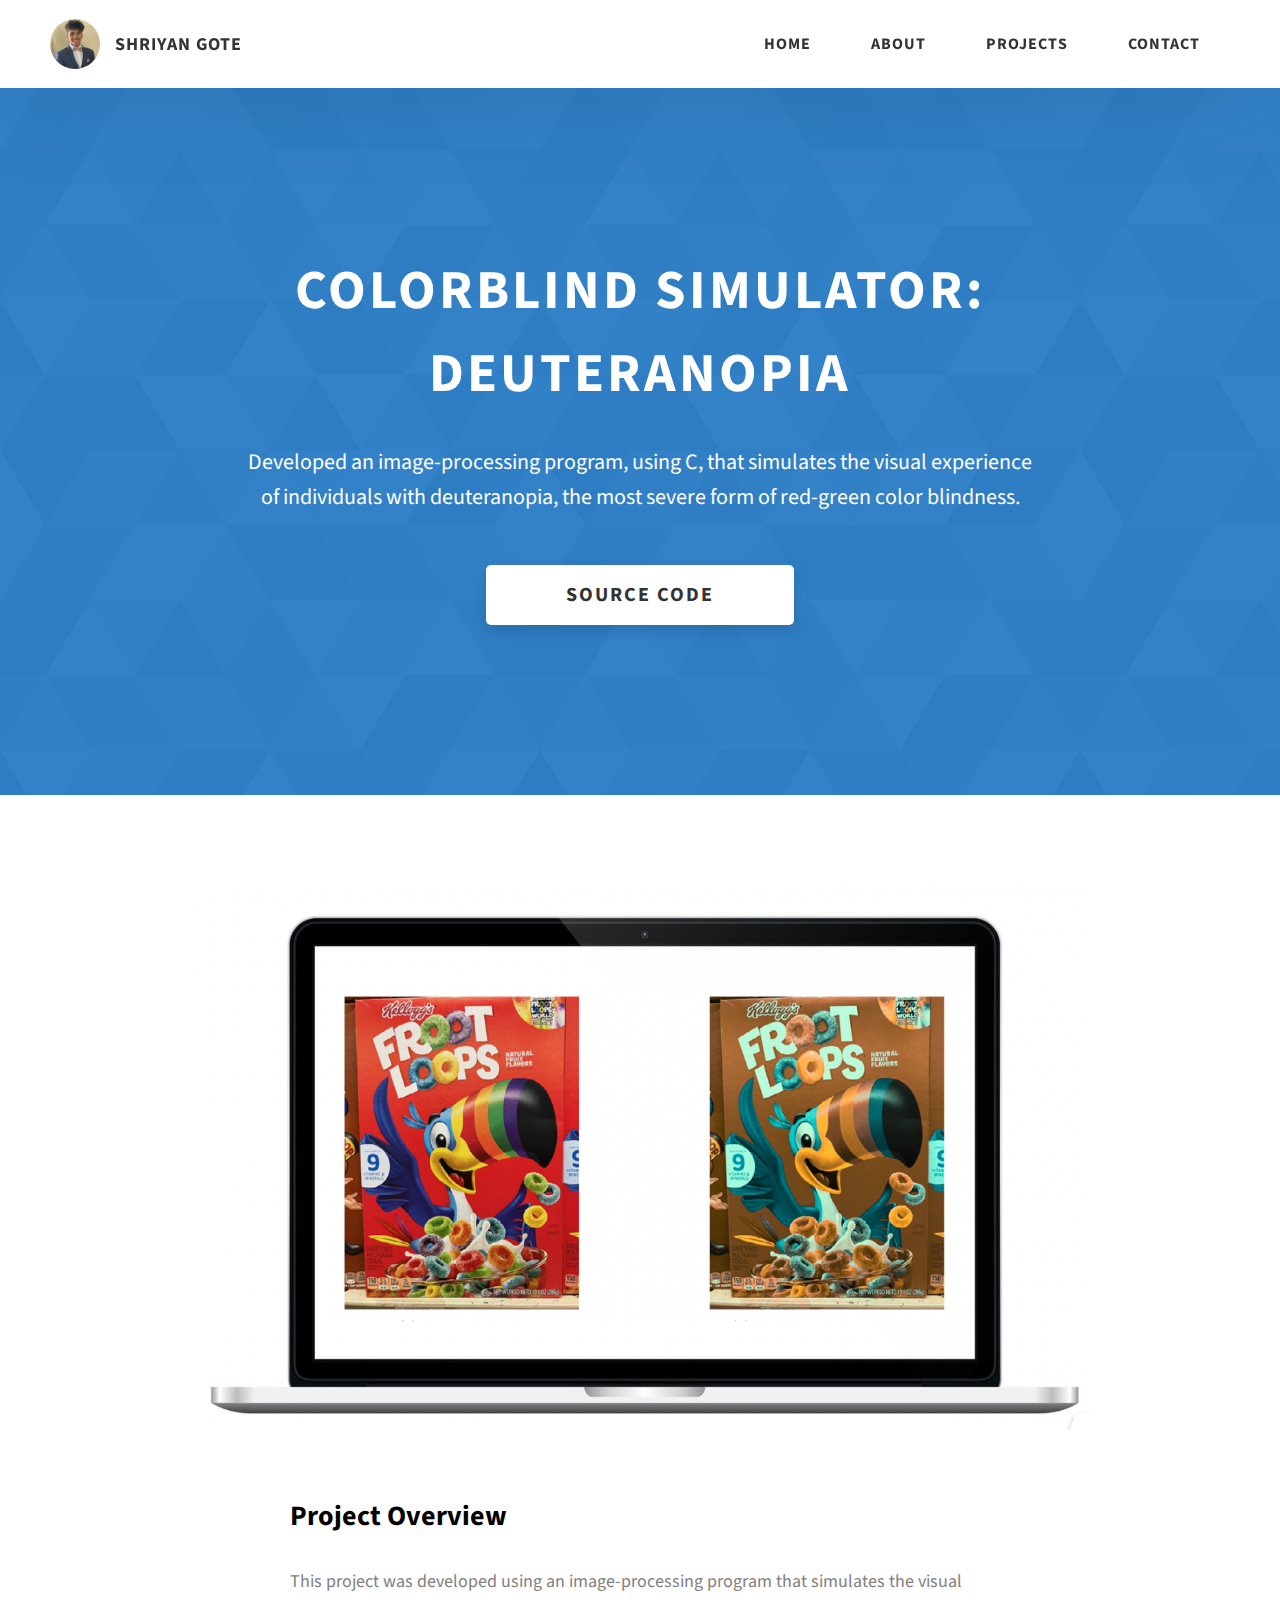
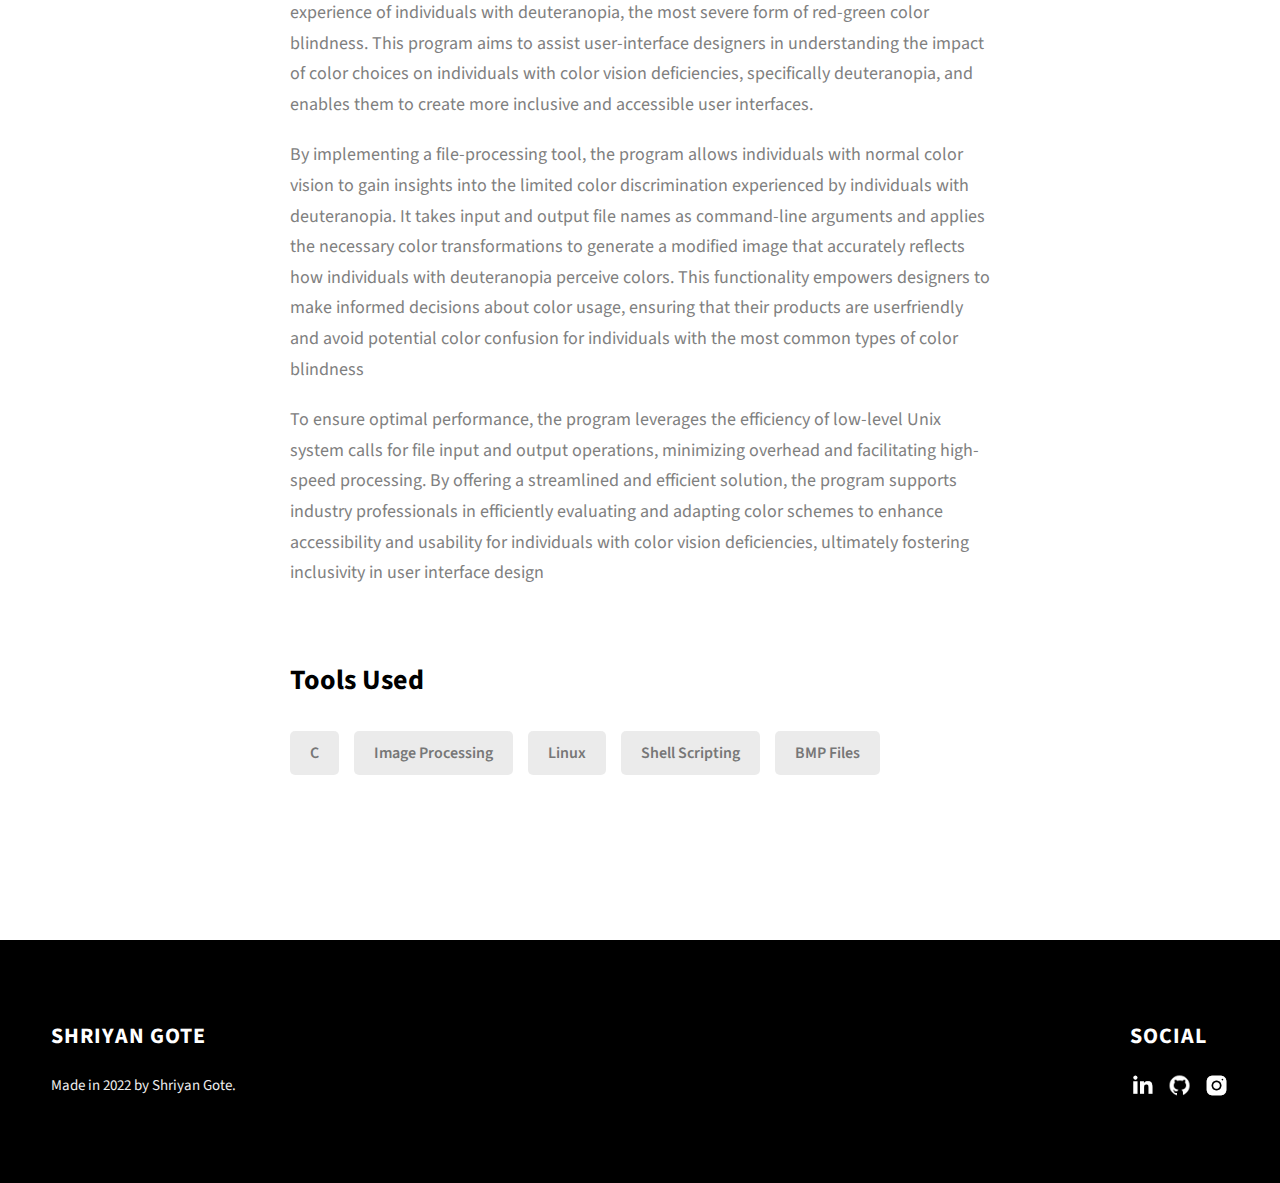
<file: project-2.html>
<!DOCTYPE html>
<html lang="en">
  <head>
    <meta charset="UTF-8" />
    <meta name="viewport" content="width=device-width, initial-scale=1.0" />
    <meta http-equiv="X-UA-Compatible" content="ie=edge" />
    <title>Case Study of Project 2</title>
    <meta name="description" content="Case study page of Project" />

    <link rel="stylesheet" href="css/style.css" />

    <link rel="preconnect" href="https://fonts.googleapis.com" />
    <link rel="preconnect" href="https://fonts.gstatic.com" crossorigin />
    <link
      href="https://fonts.googleapis.com/css2?family=Source+Sans+Pro:wght@400;600;700;900&display=swap"
      rel="stylesheet"
    />
  </head>
  <body>
    <header class="header">
      <div class="header__content">
        <div class="header__logo-container">
          <div class="header__logo-img-cont">
            <img
              src="ShriyanGoteHeadshot.jpeg"
              alt="Ram Maheshwari Logo Image"
              class="header__logo-img"
            />
          </div>
          <span class="header__logo-sub">Shriyan Gote</span>
        </div>
        <div class="header__main">
          <ul class="header__links">
            <li class="header__link-wrapper">
              <a href="./index.html" class="header__link"> Home </a>
            </li>
            <li class="header__link-wrapper">
              <a href="./index.html#about" class="header__link">About </a>
            </li>
            <li class="header__link-wrapper">
              <a href="./index.html#projects" class="header__link">
                Projects
              </a>
            </li>
            <li class="header__link-wrapper">
              <a href="./index.html#contact" class="header__link"> Contact </a>
            </li>
          </ul>
          <div class="header__main-ham-menu-cont">
            <img
              src="./assets/svg/ham-menu.svg"
              alt="hamburger menu"
              class="header__main-ham-menu"
            />
            <img
              src="./assets/svg/ham-menu-close.svg"
              alt="hamburger menu close"
              class="header__main-ham-menu-close d-none"
            />
          </div>
        </div>
      </div>
      <div class="header__sm-menu">
        <div class="header__sm-menu-content">
          <ul class="header__sm-menu-links">
            <li class="header__sm-menu-link">
              <a href="./index.html"> Home </a>
            </li>

            <li class="header__sm-menu-link">
              <a href="./index.html#about"> About </a>
            </li>

            <li class="header__sm-menu-link">
              <a href="./index.html#projects"> Projects </a>
            </li>

            <li class="header__sm-menu-link">
              <a href="./index.html#contact"> Contact </a>
            </li>
          </ul>
        </div>
      </div>
    </header>
    <section class="project-cs-hero">
      <div class="project-cs-hero__content">
        <h1 class="heading-primary">Colorblind Simulator: Deuteranopia</h1>
        <div class="project-cs-hero__info">
          <p class="text-primary">
            Developed an image-processing program, using C, that simulates the visual experience 
            of individuals with deuteranopia, the most severe form of red-green color blindness.
          </p>
        </div>
        <div class="project-cs-hero__cta">
          <a href="https://github.com/ShriyanGote/Colorblind-Simu" class="btn btn--bg" target="_blank">Source Code</a>
        </div>
      </div>
    </section>
    <section class="project-details">
      <div class="main-container">
        <div class="project-details__content">
          <div class="project-details__showcase-img-cont">
            <img
              src="./assets/png/cb.png"
              alt="Project Image"
              class="project-details__showcase-img"
            />
          </div>
          <div class="project-details__content-main">
            <div class="project-details__desc">
              <h3 class="project-details__content-title">Project Overview</h3>
              <p class="project-details__desc-para">
                This project was developed using an image-processing program that simulates the visual 
                experience of individuals with deuteranopia, the most severe form of red-green color blindness.
                This program aims to assist user-interface designers in understanding the impact of color 
                choices on individuals with color vision deficiencies, specifically deuteranopia, and 
                enables them to create more inclusive and accessible user interfaces.


              </p>
              <p class="project-details__desc-para">
                By implementing a file-processing tool, the program allows individuals with normal color vision to gain
insights into the limited color discrimination experienced by individuals with deuteranopia. It takes input and
output file names as command-line arguments and applies the necessary color transformations to generate a
modified image that accurately reflects how individuals with deuteranopia perceive colors. This functionality
empowers designers to make informed decisions about color usage, ensuring that their products are userfriendly and avoid potential color confusion for individuals with the most common types of color blindness


              </p>
            </p>
            <p class="project-details__desc-para">
              To ensure optimal performance, the program leverages the efficiency of low-level Unix system calls for
file input and output operations, minimizing overhead and facilitating high-speed processing. By offering a
streamlined and efficient solution, the program supports industry professionals in efficiently evaluating and
adapting color schemes to enhance accessibility and usability for individuals with color vision deficiencies,
ultimately fostering inclusivity in user interface design






            </p>
            </div>
            <div class="project-details__tools-used">
              <h3 class="project-details__content-title">Tools Used</h3>
              <div class="skills">
                <div class="skills__skill">C</div>
                <div class="skills__skill">Image Processing</div>
                <div class="skills__skill">Linux</div>
                <div class="skills__skill">Shell Scripting</div>
                <div class="skills__skill">BMP Files</div>
              </div>
            </div>
          </div>
        </div>
      </div>
    </section>
    <footer class="main-footer">
      <div class="main-container">
        <div class="main-footer__upper">
          <div class="main-footer__row main-footer__row-1">
            <h2 class="heading heading-sm main-footer__heading-sm">
              <span>Social</span>
            </h2>
            <div class="main-footer__social-cont">
              <a target="_blank" rel="noreferrer" href="https://www.linkedin.com/in/shriyan-gote-8b3a99206/">
                <img
                  class="main-footer__icon"
                  src="./assets/png/linkedin-ico.png"
                  alt="icon"
                />
              </a>
              <a target="_blank" rel="noreferrer" href="https://github.com/ShriyanGote">
                <img
                  class="main-footer__icon"
                  src="./assets/png/github-ico.png"
                  alt="icon"
                />
              </a>
              <a target="_blank" rel="noreferrer" href="https://www.instagram.com/shriyangote/">
                <img
                  class="main-footer__icon main-footer__icon--mr-none"
                  src="./assets/png/insta-ico.png"
                  alt="icon"
                />
              </a>
            </div>
          </div>
          <div class="main-footer__row main-footer__row-2">
            <h4 class="heading heading-sm text-lt">Shriyan Gote</h4>
            <p class="main-footer__short-desc">
              Made in 2022 by Shriyan Gote.
            </p>
          </div>
        </div>
      </div>
    </footer>
    <script src="./index.js"></script>
  </body>
</html>
</file>
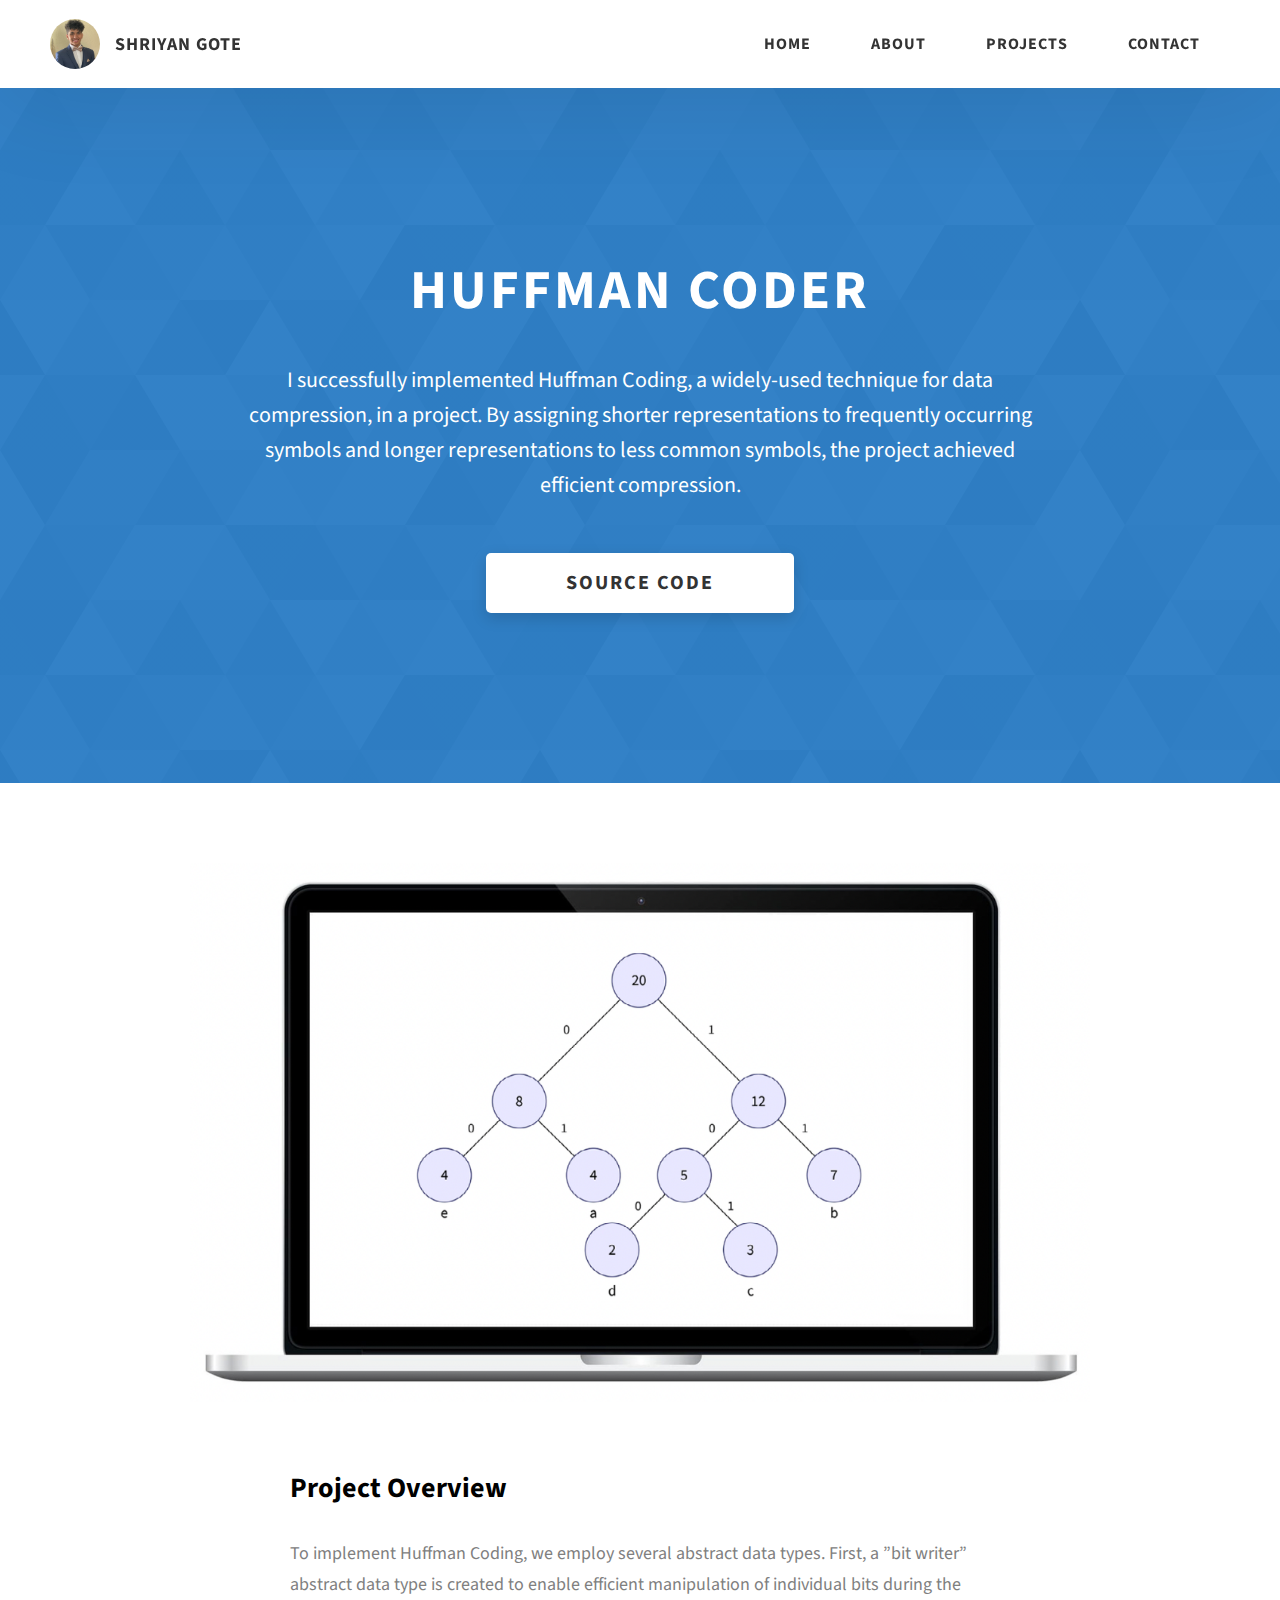
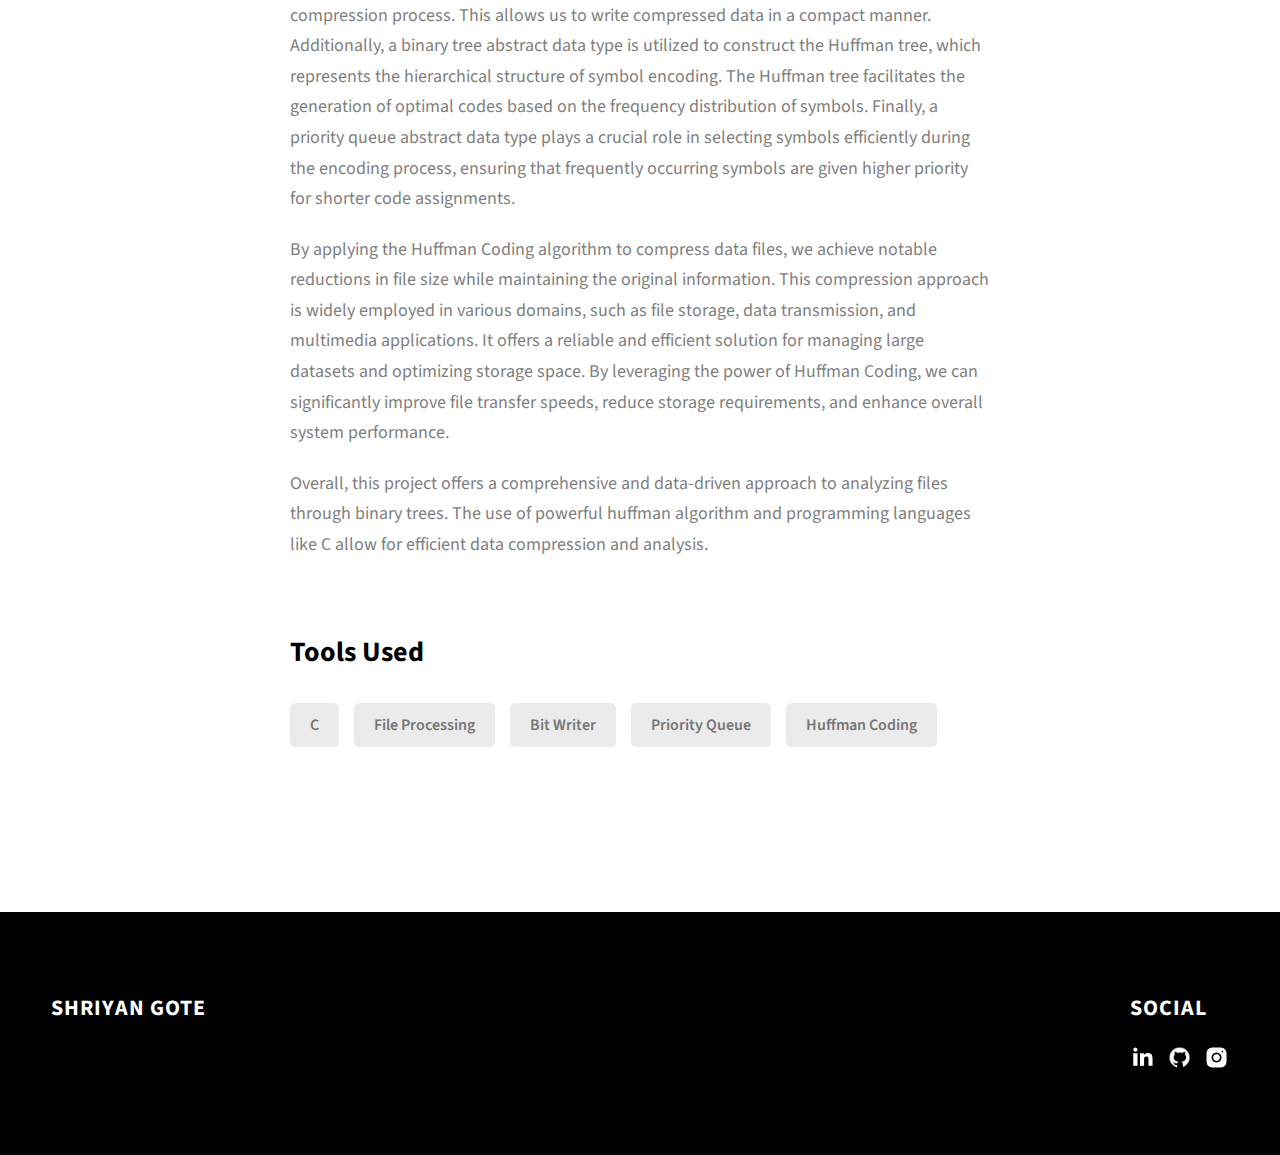
<file: project-3.html>
<!DOCTYPE html>
<html lang="en">
  <head>
    <meta charset="UTF-8" />
    <meta name="viewport" content="width=device-width, initial-scale=1.0" />
    <meta http-equiv="X-UA-Compatible" content="ie=edge" />
    <title>Case Study of Project 2</title>
    <meta name="description" content="Case study page of Project" />

    <link rel="stylesheet" href="css/style.css" />

    <link rel="preconnect" href="https://fonts.googleapis.com" />
    <link rel="preconnect" href="https://fonts.gstatic.com" crossorigin />
    <link
      href="https://fonts.googleapis.com/css2?family=Source+Sans+Pro:wght@400;600;700;900&display=swap"
      rel="stylesheet"
    />
  </head>
  <body>
    <header class="header">
      <div class="header__content">
        <div class="header__logo-container">
          <div class="header__logo-img-cont">
            <img
              src="ShriyanGoteHeadshot.jpeg"
              alt="Ram Maheshwari Logo Image"
              class="header__logo-img"
            />
          </div>
          <span class="header__logo-sub">Shriyan Gote</span>
        </div>
        <div class="header__main">
          <ul class="header__links">
            <li class="header__link-wrapper">
              <a href="./index.html" class="header__link"> Home </a>
            </li>
            <li class="header__link-wrapper">
              <a href="./index.html#about" class="header__link">About </a>
            </li>
            <li class="header__link-wrapper">
              <a href="./index.html#projects" class="header__link">
                Projects
              </a>
            </li>
            <li class="header__link-wrapper">
              <a href="./index.html#contact" class="header__link"> Contact </a>
            </li>
          </ul>
          <div class="header__main-ham-menu-cont">
            <img
              src="./assets/svg/ham-menu.svg"
              alt="hamburger menu"
              class="header__main-ham-menu"
            />
            <img
              src="./assets/svg/ham-menu-close.svg"
              alt="hamburger menu close"
              class="header__main-ham-menu-close d-none"
            />
          </div>
        </div>
      </div>
      <div class="header__sm-menu">
        <div class="header__sm-menu-content">
          <ul class="header__sm-menu-links">
            <li class="header__sm-menu-link">
              <a href="./index.html"> Home </a>
            </li>

            <li class="header__sm-menu-link">
              <a href="./index.html#about"> About </a>
            </li>

            <li class="header__sm-menu-link">
              <a href="./index.html#projects"> Projects </a>
            </li>

            <li class="header__sm-menu-link">
              <a href="./index.html#contact"> Contact </a>
            </li>
          </ul>
        </div>
      </div>
    </header>
    <section class="project-cs-hero">
      <div class="project-cs-hero__content">
        <h1 class="heading-primary">Huffman Coder</h1>
        <div class="project-cs-hero__info">
          <p class="text-primary">
            I successfully implemented Huffman Coding, a widely-used technique for data compression, 
                in a project. By assigning shorter representations to frequently occurring symbols 
                and longer representations to less common symbols, the project achieved efficient 
                compression.
          </p>
        </div>
        <div class="project-cs-hero__cta">
          <a href="https://github.com/ShriyanGote/HuffmanCoder" class="btn btn--bg" target="_blank">Source Code</a>
        </div>
      </div>
    </section>
    <section class="project-details">
      <div class="main-container">
        <div class="project-details__content">
          <div class="project-details__showcase-img-cont">
            <img
              src="./assets/png/huffman.png"
              alt="Project Image"
              class="project-details__showcase-img"
            />
          </div>
          <div class="project-details__content-main">
            <div class="project-details__desc">
              <h3 class="project-details__content-title">Project Overview</h3>
              <p class="project-details__desc-para">
                To implement Huffman Coding, we employ several abstract data types. First, a ”bit writer” abstract data
type is created to enable efficient manipulation of individual bits during the compression process. This allows
us to write compressed data in a compact manner. Additionally, a binary tree abstract data type is utilized
to construct the Huffman tree, which represents the hierarchical structure of symbol encoding. The Huffman
tree facilitates the generation of optimal codes based on the frequency distribution of symbols. Finally, a
priority queue abstract data type plays a crucial role in selecting symbols efficiently during the encoding
process, ensuring that frequently occurring symbols are given higher priority for shorter code assignments.


              </p>
              <p class="project-details__desc-para">
                By applying the Huffman Coding algorithm to compress data files, we achieve notable reductions in file
size while maintaining the original information. This compression approach is widely employed in various
domains, such as file storage, data transmission, and multimedia applications. It offers a reliable and efficient
solution for managing large datasets and optimizing storage space. By leveraging the power of Huffman
Coding, we can significantly improve file transfer speeds, reduce storage requirements, and enhance overall
system performance.


              </p>
            </p>
            <p class="project-details__desc-para">
              Overall, this project offers a comprehensive and data-driven approach to analyzing files through binary  
              trees. The use of powerful huffman algorithm and programming 
              languages like C allow for efficient data compression and analysis.





            </p>
            </div>
            <div class="project-details__tools-used">
              <h3 class="project-details__content-title">Tools Used</h3>
              <div class="skills">
                <div class="skills__skill">C</div>
                <div class="skills__skill">File Processing</div>
                <div class="skills__skill">Bit Writer</div>
                <div class="skills__skill">Priority Queue</div>
                <div class="skills__skill">Huffman Coding</div>
              </div>
            </div>
            
          </div>
        </div>
      </div>
    </section>
    <footer class="main-footer">
      <div class="main-container">
        <div class="main-footer__upper">
          <div class="main-footer__row main-footer__row-1">
            <h2 class="heading heading-sm main-footer__heading-sm">
              <span>Social</span>
            </h2>
            <div class="main-footer__social-cont">
              <a target="_blank" rel="noreferrer" href="https://www.linkedin.com/in/shriyan-gote-8b3a99206/">
                <img
                  class="main-footer__icon"
                  src="./assets/png/linkedin-ico.png"
                  alt="icon"
                />
              </a>
              <a target="_blank" rel="noreferrer" href="https://github.com/ShriyanGote">
                <img
                  class="main-footer__icon"
                  src="./assets/png/github-ico.png"
                  alt="icon"
                />
              </a>
              <a target="_blank" rel="noreferrer" href="https://www.instagram.com/shriyangote/">
                <img
                  class="main-footer__icon main-footer__icon--mr-none"
                  src="./assets/png/insta-ico.png"
                  alt="icon"
                />
              </a>
            </div>
          </div>
          <div class="main-footer__row main-footer__row-2">
            <h4 class="heading heading-sm text-lt">Shriyan Gote</h4>
          </div>
        </div>
      </div>
    </footer>
    <script src="./index.js"></script>
  </body>
</html>
</file>
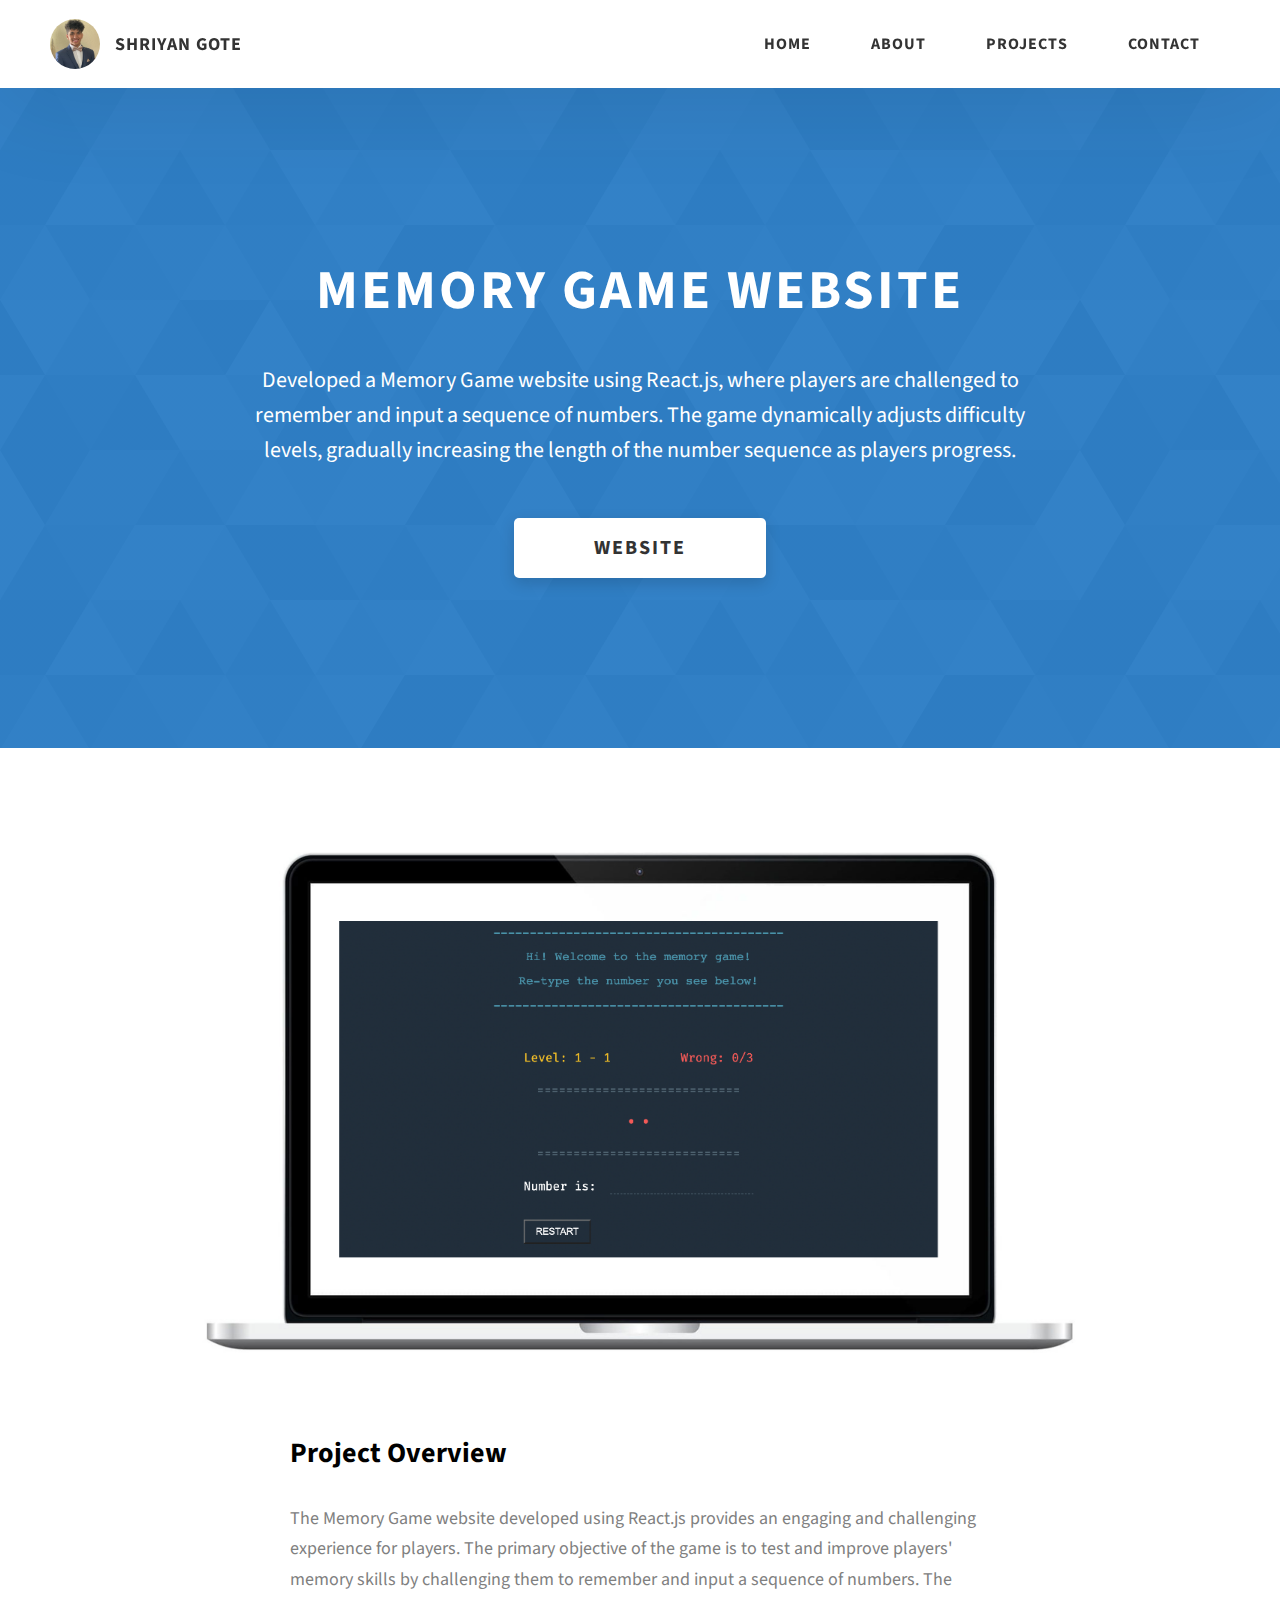
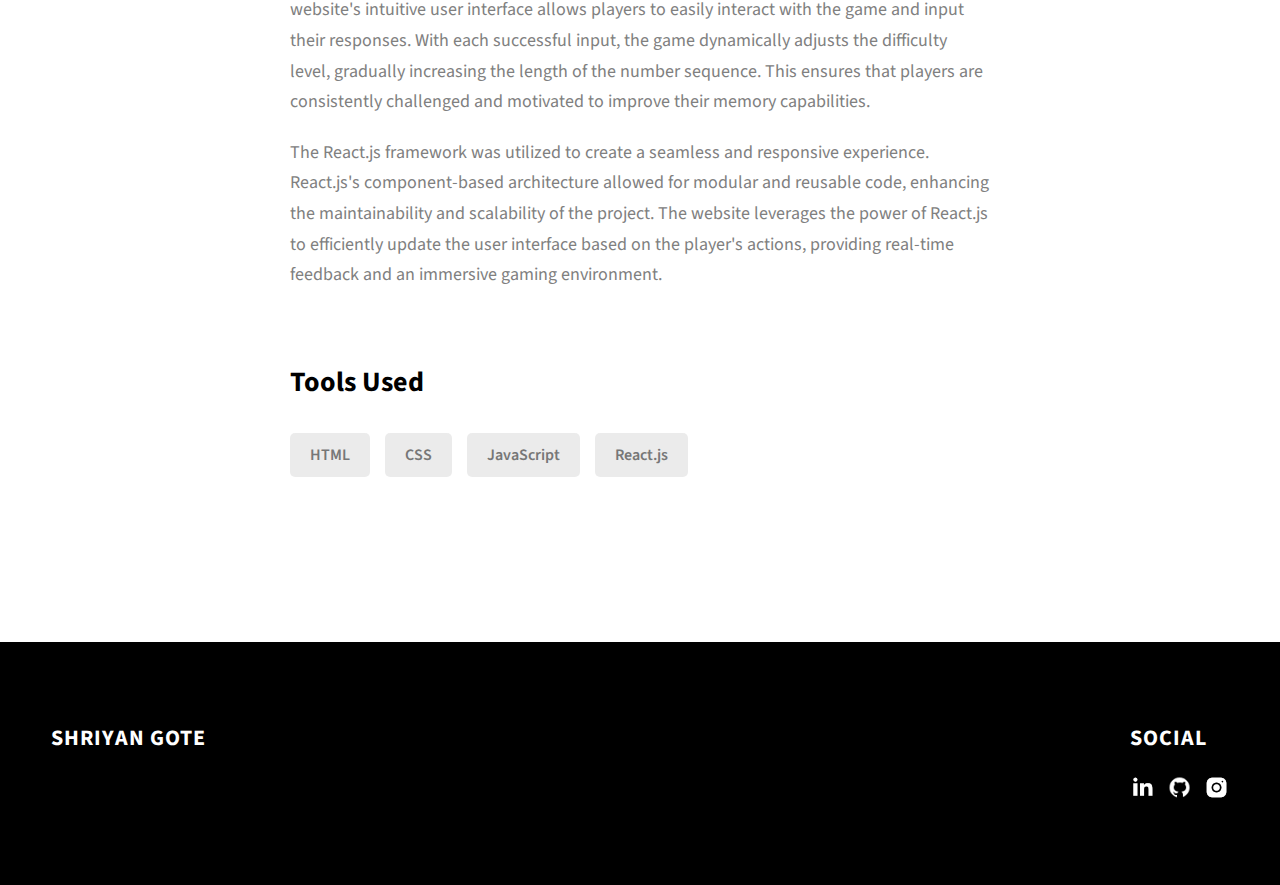
<file: project-4.html>
<!DOCTYPE html>
<html lang="en">
  <head>
    <meta charset="UTF-8" />
    <meta name="viewport" content="width=device-width, initial-scale=1.0" />
    <meta http-equiv="X-UA-Compatible" content="ie=edge" />
    <title>Case Study of Project 2</title>
    <meta name="description" content="Case study page of Project" />

    <link rel="stylesheet" href="css/style.css" />

    <link rel="preconnect" href="https://fonts.googleapis.com" />
    <link rel="preconnect" href="https://fonts.gstatic.com" crossorigin />
    <link
      href="https://fonts.googleapis.com/css2?family=Source+Sans+Pro:wght@400;600;700;900&display=swap"
      rel="stylesheet"
    />
  </head>
  <body>
    <header class="header">
      <div class="header__content">
        <div class="header__logo-container">
          <div class="header__logo-img-cont">
            <img
              src="ShriyanGoteHeadshot.jpeg"
              alt="Ram Maheshwari Logo Image"
              class="header__logo-img"
            />
          </div>
          <span class="header__logo-sub">Shriyan Gote</span>
        </div>
        <div class="header__main">
          <ul class="header__links">
            <li class="header__link-wrapper">
              <a href="./index.html" class="header__link"> Home </a>
            </li>
            <li class="header__link-wrapper">
              <a href="./index.html#about" class="header__link">About </a>
            </li>
            <li class="header__link-wrapper">
              <a href="./index.html#projects" class="header__link">
                Projects
              </a>
            </li>
            <li class="header__link-wrapper">
              <a href="./index.html#contact" class="header__link"> Contact </a>
            </li>
          </ul>
          <div class="header__main-ham-menu-cont">
            <img
              src="./assets/svg/ham-menu.svg"
              alt="hamburger menu"
              class="header__main-ham-menu"
            />
            <img
              src="./assets/svg/ham-menu-close.svg"
              alt="hamburger menu close"
              class="header__main-ham-menu-close d-none"
            />
          </div>
        </div>
      </div>
      <div class="header__sm-menu">
        <div class="header__sm-menu-content">
          <ul class="header__sm-menu-links">
            <li class="header__sm-menu-link">
              <a href="./index.html"> Home </a>
            </li>

            <li class="header__sm-menu-link">
              <a href="./index.html#about"> About </a>
            </li>

            <li class="header__sm-menu-link">
              <a href="./index.html#projects"> Projects </a>
            </li>

            <li class="header__sm-menu-link">
              <a href="./index.html#contact"> Contact </a>
            </li>
          </ul>
        </div>
      </div>
    </header>
    <section class="project-cs-hero">
      <div class="project-cs-hero__content">
        <h1 class="heading-primary">Memory Game Website</h1>
        <div class="project-cs-hero__info">
          <p class="text-primary">
            Developed a Memory Game website using React.js, where players are challenged to 
                remember and input a sequence of numbers. The game dynamically adjusts difficulty 
                levels, gradually increasing the length of the number sequence as players progress.
          </p>
        </div>
        <div class="project-cs-hero__cta">
          <a href="https://tinyurl.com/ShriyanMemory" class="btn btn--bg" target="_blank">Website</a>
        </div>
      </div>
    </section>
    <section class="project-details">
      <div class="main-container">
        <div class="project-details__content">
          <div class="project-details__showcase-img-cont">
            <img
              src="./public/assets/png/memory.png"
              alt="Project Image"
              class="project-details__showcase-img"
            />
          </div>
          <div class="project-details__content-main">
            <div class="project-details__desc">
              <h3 class="project-details__content-title">Project Overview</h3>
              <p class="project-details__desc-para">
                The Memory Game website developed using React.js provides an engaging and challenging 
                experience for players. The primary objective of the game is to test and improve players'
                memory skills by challenging them to remember and input a sequence of numbers. 
                The website's intuitive user interface allows players to easily interact with the 
                game and input their responses. With each successful input, the game dynamically 
                adjusts the difficulty level, gradually increasing the length of the number sequence. 
                This ensures that players are consistently challenged and motivated to improve their 
                memory capabilities.




              </p>
              <p class="project-details__desc-para">
                The React.js framework was utilized to create a seamless and responsive 
                experience. React.js's component-based architecture allowed for modular and 
                reusable code, enhancing the maintainability and scalability of the project. 
                The website leverages the power of React.js to efficiently update the user interface 
                based on the player's actions, providing real-time feedback and an immersive 
                gaming environment. 


              </p>
            </p>





            </div>
            <div class="project-details__tools-used">
              <h3 class="project-details__content-title">Tools Used</h3>
              <div class="skills">
                <div class="skills__skill">HTML</div>
                <div class="skills__skill">CSS</div>
                <div class="skills__skill">JavaScript</div>
                <div class="skills__skill">React.js</div>
              </div>
            </div>

          </div>
        </div>
      </div>
    </section>
    <footer class="main-footer">
      <div class="main-container">
        <div class="main-footer__upper">
          <div class="main-footer__row main-footer__row-1">
            <h2 class="heading heading-sm main-footer__heading-sm">
              <span>Social</span>
            </h2>
            <div class="main-footer__social-cont">
              <a target="_blank" rel="noreferrer" href="https://www.linkedin.com/in/shriyan-gote-8b3a99206/">
                <img
                  class="main-footer__icon"
                  src="./assets/png/linkedin-ico.png"
                  alt="icon"
                />
              </a>
              <a target="_blank" rel="noreferrer" href="https://github.com/ShriyanGote">
                <img
                  class="main-footer__icon"
                  src="./assets/png/github-ico.png"
                  alt="icon"
                />
              </a>
              <a target="_blank" rel="noreferrer" href="https://www.instagram.com/shriyangote/">
                <img
                  class="main-footer__icon main-footer__icon--mr-none"
                  src="./assets/png/insta-ico.png"
                  alt="icon"
                />
              </a>
            </div>
          </div>
          <div class="main-footer__row main-footer__row-2">
            <h4 class="heading heading-sm text-lt">Shriyan Gote</h4>
          </div>
        </div>
      </div>
    </footer>
    <script src="./index.js"></script>
  </body>
</html>
</file>
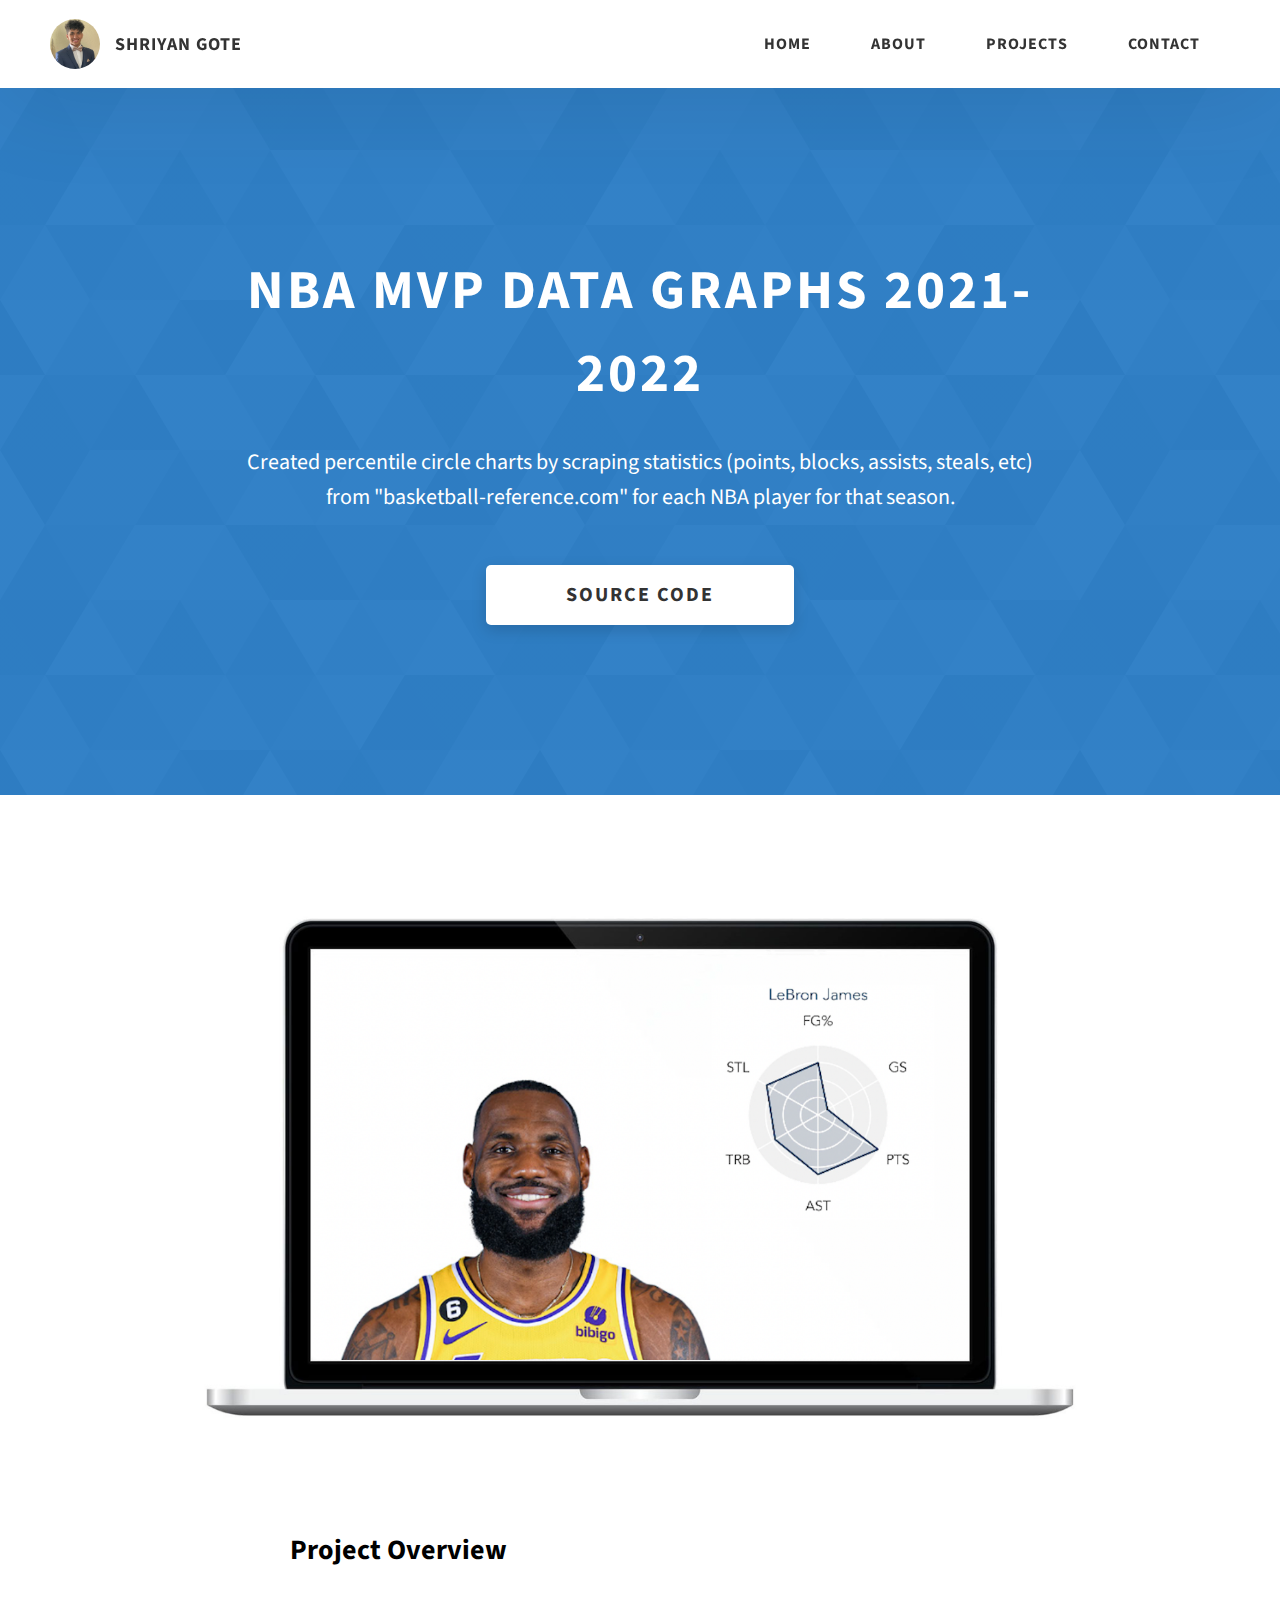
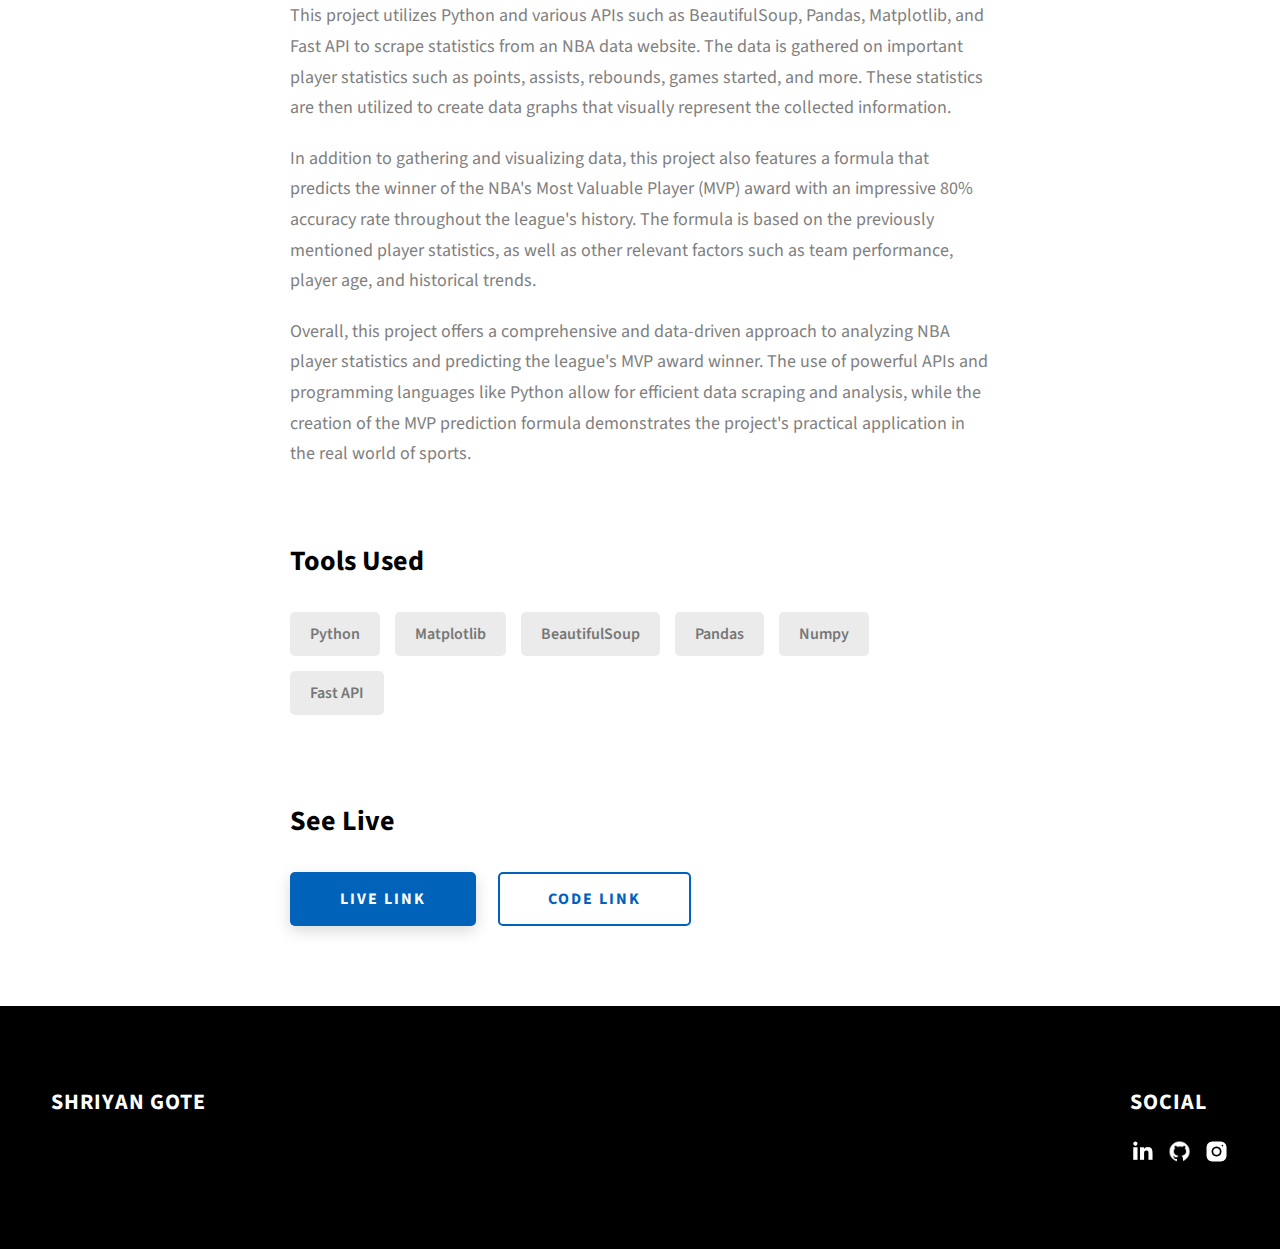
<file: project-5.html>
<!DOCTYPE html>
<html lang="en">
  <head>
    <meta charset="UTF-8" />
    <meta name="viewport" content="width=device-width, initial-scale=1.0" />
    <meta http-equiv="X-UA-Compatible" content="ie=edge" />
    <title>Case Study of Project 2</title>
    <meta name="description" content="Case study page of Project" />

    <link rel="stylesheet" href="css/style.css" />

    <link rel="preconnect" href="https://fonts.googleapis.com" />
    <link rel="preconnect" href="https://fonts.gstatic.com" crossorigin />
    <link
      href="https://fonts.googleapis.com/css2?family=Source+Sans+Pro:wght@400;600;700;900&display=swap"
      rel="stylesheet"
    />
  </head>
  <body>
    <header class="header">
      <div class="header__content">
        <div class="header__logo-container">
          <div class="header__logo-img-cont">
            <img
              src="ShriyanGoteHeadshot.jpeg"
              alt="Ram Maheshwari Logo Image"
              class="header__logo-img"
            />
          </div>
          <span class="header__logo-sub">Shriyan Gote</span>
        </div>
        <div class="header__main">
          <ul class="header__links">
            <li class="header__link-wrapper">
              <a href="./index.html" class="header__link"> Home </a>
            </li>
            <li class="header__link-wrapper">
              <a href="./index.html#about" class="header__link">About </a>
            </li>
            <li class="header__link-wrapper">
              <a href="./index.html#projects" class="header__link">
                Projects
              </a>
            </li>
            <li class="header__link-wrapper">
              <a href="./index.html#contact" class="header__link"> Contact </a>
            </li>
          </ul>
          <div class="header__main-ham-menu-cont">
            <img
              src="./assets/svg/ham-menu.svg"
              alt="hamburger menu"
              class="header__main-ham-menu"
            />
            <img
              src="./assets/svg/ham-menu-close.svg"
              alt="hamburger menu close"
              class="header__main-ham-menu-close d-none"
            />
          </div>
        </div>
      </div>
      <div class="header__sm-menu">
        <div class="header__sm-menu-content">
          <ul class="header__sm-menu-links">
            <li class="header__sm-menu-link">
              <a href="./index.html"> Home </a>
            </li>

            <li class="header__sm-menu-link">
              <a href="./index.html#about"> About </a>
            </li>

            <li class="header__sm-menu-link">
              <a href="./index.html#projects"> Projects </a>
            </li>

            <li class="header__sm-menu-link">
              <a href="./index.html#contact"> Contact </a>
            </li>
          </ul>
        </div>
      </div>
    </header>
    <section class="project-cs-hero">
      <div class="project-cs-hero__content">
        <h1 class="heading-primary">NBA MVP Data Graphs 2021-2022</h1>
        <div class="project-cs-hero__info">
          <p class="text-primary">
            Created percentile circle charts by scraping statistics 
                (points, blocks, assists, steals, etc) from "basketball-reference.com" 
                for each NBA player for that season.
          </p>
        </div>
        <div class="project-cs-hero__cta">
          <a href="https://github.com/ShriyanGote/NbaMVPGraphStats" class="btn btn--bg" target="_blank">Source Code</a>
        </div>
      </div>
    </section>
    <section class="project-details">
      <div class="main-container">
        <div class="project-details__content">
          <div class="project-details__showcase-img-cont">
            <img
              src="./assets/png/mvpdatagraph.png"
              alt="Project Image"
              class="project-details__showcase-img"
            />
          </div>
          <div class="project-details__content-main">
            <div class="project-details__desc">
              <h3 class="project-details__content-title">Project Overview</h3>
              <p class="project-details__desc-para">
                This project utilizes Python and various APIs such as BeautifulSoup, Pandas, Matplotlib, and Fast API 
                to scrape statistics from an NBA data website. The data is gathered on important player statistics 
                such as points, assists, rebounds, games started, and more. These statistics are then utilized to create 
                data graphs that visually represent the collected information.


              </p>
              <p class="project-details__desc-para">
                In addition to gathering and visualizing data, this project also features a formula 
                that predicts the winner of the NBA's Most Valuable Player (MVP) award with an impressive 
                80% accuracy rate throughout the league's history. The formula is based on the previously
                mentioned player statistics, as well as other relevant factors such as team performance, 
                player age, and historical trends.


              </p>
            </p>
            <p class="project-details__desc-para">
              Overall, this project offers a comprehensive and data-driven approach to analyzing NBA player 
              statistics and predicting the league's MVP award winner. The use of powerful APIs and programming 
              languages like Python allow for efficient data scraping and analysis, while the creation of the 
              MVP prediction formula demonstrates the project's practical application in the real world of sports.






            </p>
            </div>
            <div class="project-details__tools-used">
              <h3 class="project-details__content-title">Tools Used</h3>
              <div class="skills">
                <div class="skills__skill">Python</div>
                <div class="skills__skill">Matplotlib</div>
                <div class="skills__skill">BeautifulSoup</div>
                <div class="skills__skill">Pandas</div>
                <div class="skills__skill">Numpy</div>
                <div class="skills__skill">Fast API</div>
              </div>
            </div>
            <div class="project-details__links">
              <h3 class="project-details__content-title">See Live</h3>
              <a
                href="#"
                class="btn btn--med btn--theme project-details__links-btn"
                target="_blank"
                >Live Link</a
              >
              <a
                href="#"
                class="btn btn--med btn--theme-inv project-details__links-btn"
                target="_blank"
                >Code Link</a
              >
            </div>
          </div>
        </div>
      </div>
    </section>
    <footer class="main-footer">
      <div class="main-container">
        <div class="main-footer__upper">
          <div class="main-footer__row main-footer__row-1">
            <h2 class="heading heading-sm main-footer__heading-sm">
              <span>Social</span>
            </h2>
            <div class="main-footer__social-cont">
              <a target="_blank" rel="noreferrer" href="https://www.linkedin.com/in/shriyan-gote-8b3a99206/">
                <img
                  class="main-footer__icon"
                  src="./assets/png/linkedin-ico.png"
                  alt="icon"
                />
              </a>
              <a target="_blank" rel="noreferrer" href="https://github.com/ShriyanGote">
                <img
                  class="main-footer__icon"
                  src="./assets/png/github-ico.png"
                  alt="icon"
                />
              </a>
              <a target="_blank" rel="noreferrer" href="https://www.instagram.com/shriyangote/">
                <img
                  class="main-footer__icon main-footer__icon--mr-none"
                  src="./assets/png/insta-ico.png"
                  alt="icon"
                />
              </a>
            </div>
          </div>
          <div class="main-footer__row main-footer__row-2">
            <h4 class="heading heading-sm text-lt">Shriyan Gote</h4>
          </div>
        </div>
      </div>
    </footer>
    <script src="./index.js"></script>
  </body>
</html>
</file>
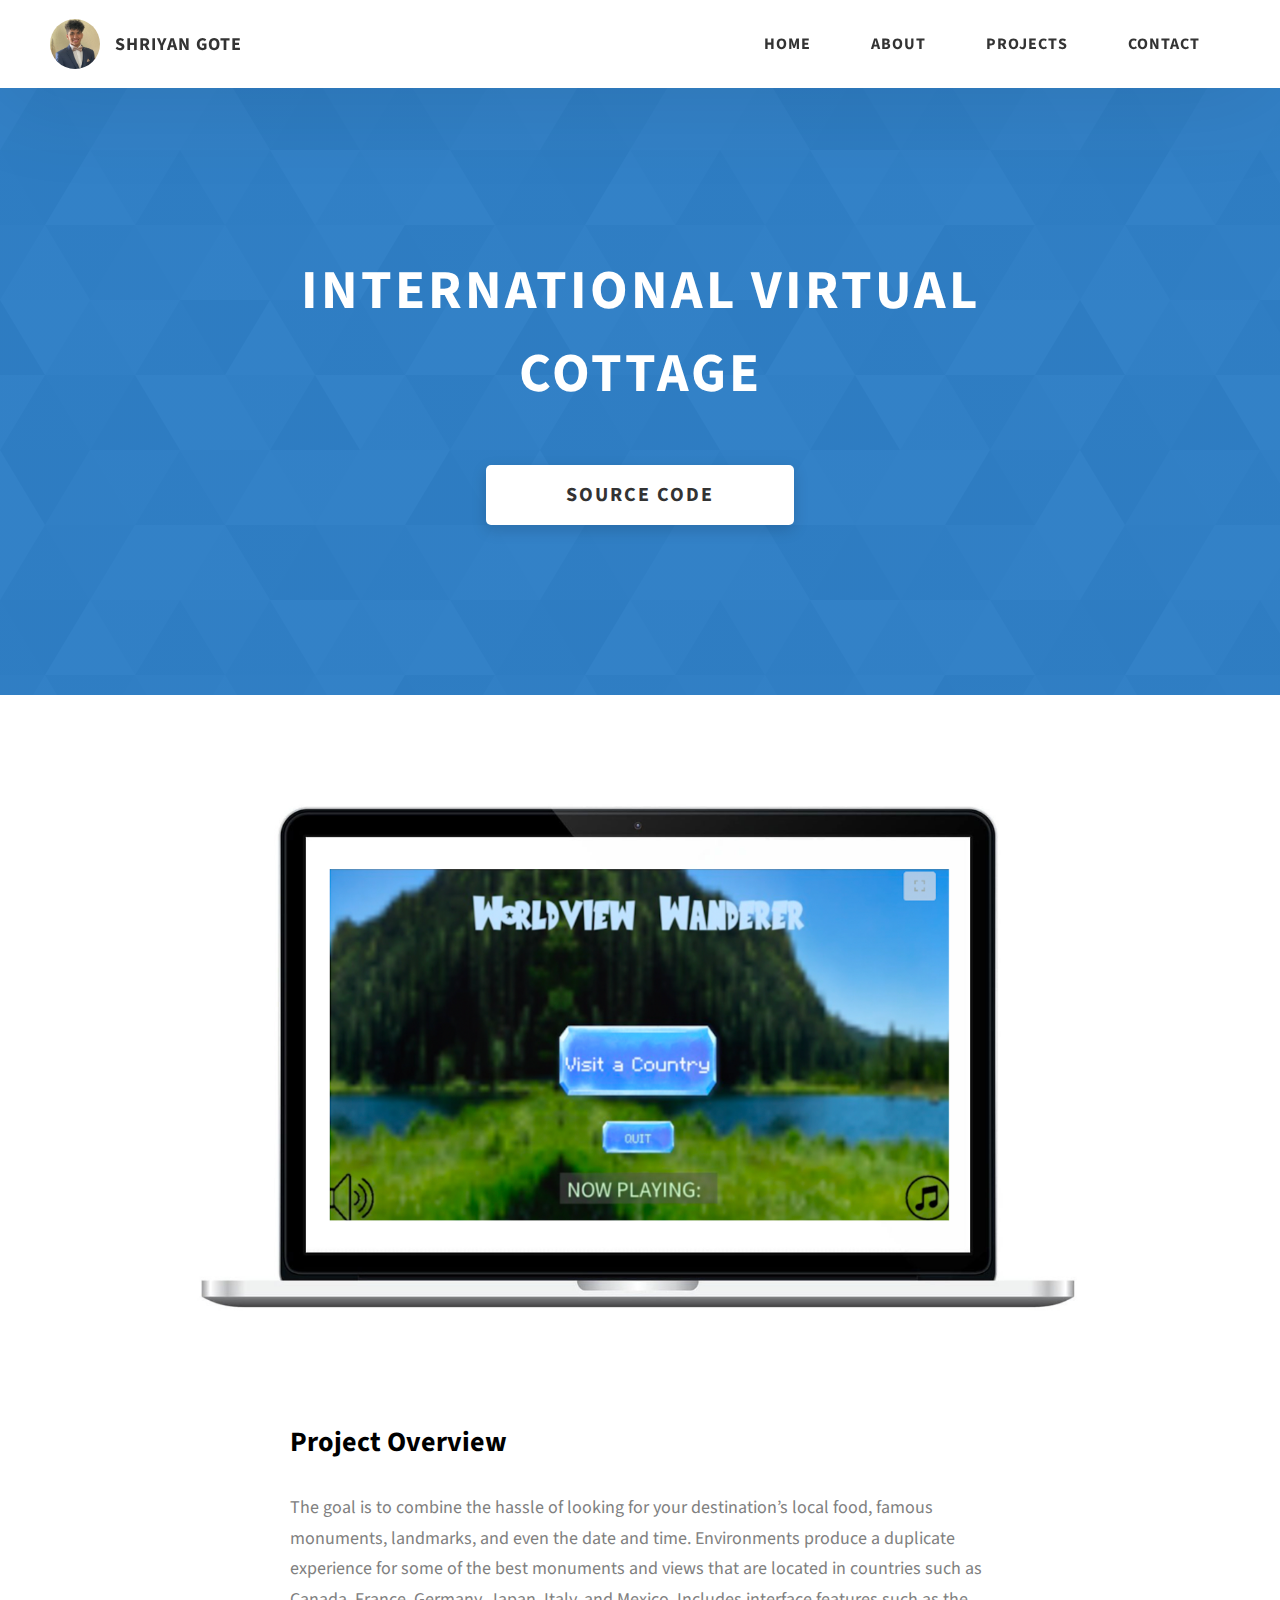
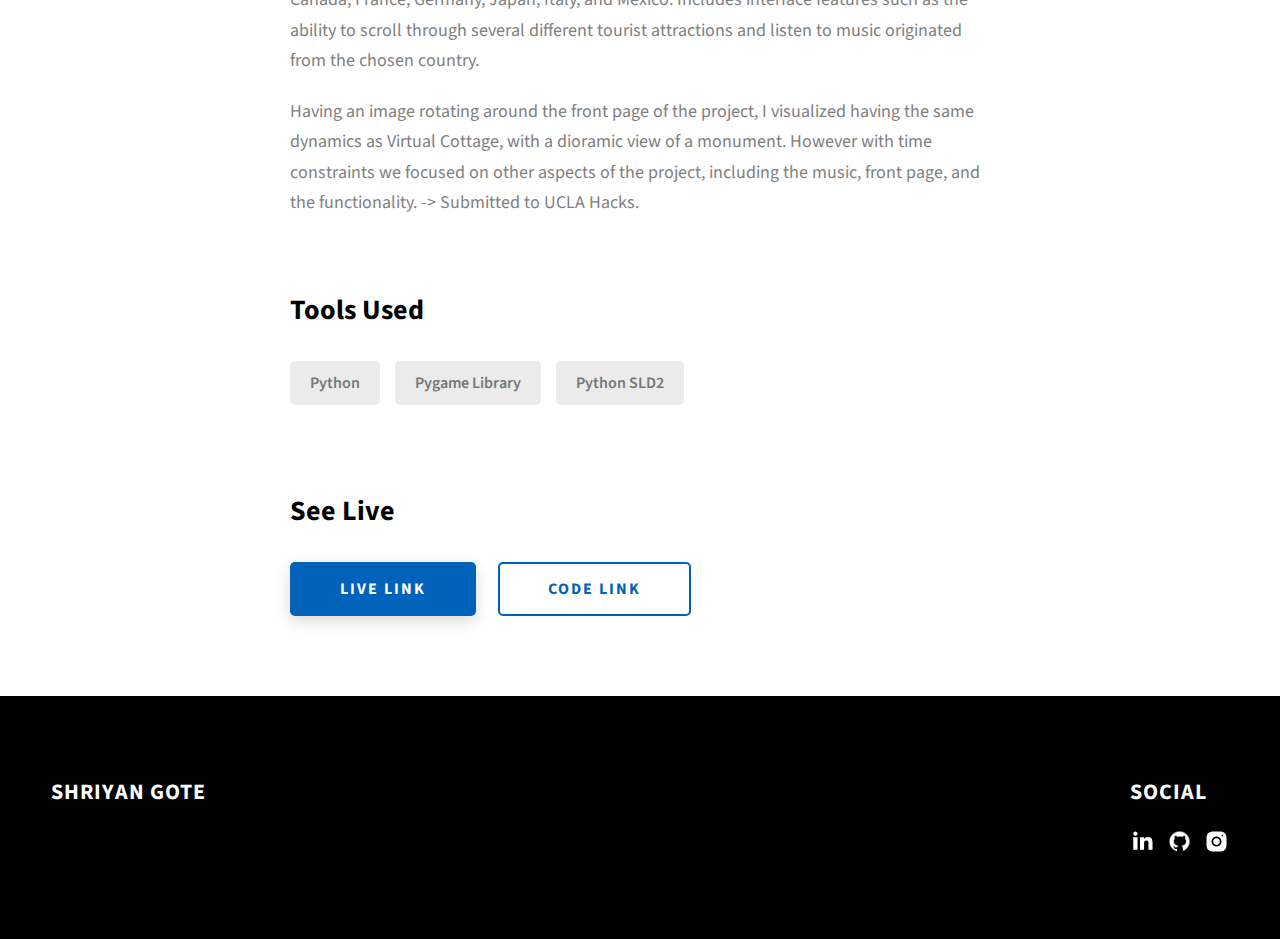
<file: project-6.html>
<!DOCTYPE html>
<html lang="en">
  <head>
    <meta charset="UTF-8" />
    <meta name="viewport" content="width=device-width, initial-scale=1.0" />
    <meta http-equiv="X-UA-Compatible" content="ie=edge" />
    <title>Case Study of Project 3</title>
    <meta name="description" content="Case study page of Project" />

    <link rel="stylesheet" href="css/style.css" />

    <link rel="preconnect" href="https://fonts.googleapis.com" />
    <link rel="preconnect" href="https://fonts.gstatic.com" crossorigin />
    <link
      href="https://fonts.googleapis.com/css2?family=Source+Sans+Pro:wght@400;600;700;900&display=swap"
      rel="stylesheet"
    />
  </head>
  <body>
    <header class="header">
      <div class="header__content">
        <div class="header__logo-container">
          <div class="header__logo-img-cont">
            <img
              src="ShriyanGoteHeadshot.jpeg"
              alt="Ram Maheshwari Logo Image"
              class="header__logo-img"
            />
          </div>
          <span class="header__logo-sub">Shriyan Gote</span>
        </div>
        <div class="header__main">
          <ul class="header__links">
            <li class="header__link-wrapper">
              <a href="./index.html" class="header__link"> Home </a>
            </li>
            <li class="header__link-wrapper">
              <a href="./index.html#about" class="header__link">About </a>
            </li>
            <li class="header__link-wrapper">
              <a href="./index.html#projects" class="header__link">
                Projects
              </a>
            </li>
            <li class="header__link-wrapper">
              <a href="./index.html#contact" class="header__link"> Contact </a>
            </li>
          </ul>
          <div class="header__main-ham-menu-cont">
            <img
              src="./assets/svg/ham-menu.svg"
              alt="hamburger menu"
              class="header__main-ham-menu"
            />
            <img
              src="./assets/svg/ham-menu-close.svg"
              alt="hamburger menu close"
              class="header__main-ham-menu-close d-none"
            />
          </div>
        </div>
      </div>
      <div class="header__sm-menu">
        <div class="header__sm-menu-content">
          <ul class="header__sm-menu-links">
            <li class="header__sm-menu-link">
              <a href="./index.html"> Home </a>
            </li>

            <li class="header__sm-menu-link">
              <a href="./index.html#about"> About </a>
            </li>

            <li class="header__sm-menu-link">
              <a href="./index.html#projects"> Projects </a>
            </li>

            <li class="header__sm-menu-link">
              <a href="./index.html#contact"> Contact </a>
            </li>
          </ul>
        </div>
      </div>
    </header>
    <section class="project-cs-hero">
      <div class="project-cs-hero__content">
        <h1 class="heading-primary">International Virtual Cottage</h1>
        <div class="project-cs-hero__info">
          <p class="text-primary">
          </p>
        </div>
        <div class="project-cs-hero__cta">
          <a href="https://github.com/ShriyanGote/WorldView-Wanderer" class="btn btn--bg" target="_blank">Source Code</a>
        </div>
      </div>
    </section>
    <section class="project-details">
      <div class="main-container">
        <div class="project-details__content">
          <div class="project-details__showcase-img-cont">
            <img
              src="./assets/png/worldview.png"
              alt="Project Image"
              class="project-details__showcase-img"
            />
          </div>
          <div class="project-details__content-main">
            <div class="project-details__desc">
              <h3 class="project-details__content-title">Project Overview</h3>
              <p class="project-details__desc-para">
                The goal is to combine the hassle of looking for your destination’s local food, 
                famous monuments, landmarks, and even the date and time. Environments produce a 
                duplicate experience for some of the best monuments and views that are located 
                in countries such as Canada, France, Germany, Japan, Italy, and Mexico. 
                Includes interface features such as the ability to scroll through several different tourist 
                attractions and listen to music originated from the chosen country.
              </p>

              <p class="project-details__desc-para">
                Having an image rotating around the front page of the project, 
                I visualized having the same dynamics as Virtual Cottage, with a dioramic view of a monument.
                 However with time constraints we focused on other aspects of the project, including the music, 
                 front page, and the functionality. -> Submitted to UCLA Hacks.
              </p>
              <p class="project-details__desc-para">
 
              </p>
            </div>
            <div class="project-details__tools-used">
              <h3 class="project-details__content-title">Tools Used</h3>
              <div class="skills">
                <div class="skills__skill">Python</div>
                <div class="skills__skill">Pygame Library</div>
                <div class="skills__skill">Python SLD2</div>
              </div>
            </div>
            <div class="project-details__links">
              <h3 class="project-details__content-title">See Live</h3>
              <a
                href="#"
                class="btn btn--med btn--theme project-details__links-btn"
                target="_blank"
                >Live Link</a
              >
              <a
                href="#"
                class="btn btn--med btn--theme-inv project-details__links-btn"
                target="_blank"
                >Code Link</a
              >
            </div>
          </div>
        </div>
      </div>
    </section>
    <footer class="main-footer">
      <div class="main-container">
        <div class="main-footer__upper">
          <div class="main-footer__row main-footer__row-1">
            <h2 class="heading heading-sm main-footer__heading-sm">
              <span>Social</span>
            </h2>
            <div class="main-footer__social-cont">
              <a target="_blank" rel="noreferrer" href="https://www.linkedin.com/in/shriyan-gote-8b3a99206/">
                <img
                  class="main-footer__icon"
                  src="./assets/png/linkedin-ico.png"
                  alt="icon"
                />
              </a>
              <a target="_blank" rel="noreferrer" href="https://github.com/ShriyanGote">
                <img
                  class="main-footer__icon"
                  src="./assets/png/github-ico.png"
                  alt="icon"
                />
              </a>
              <a target="_blank" rel="noreferrer" href="https://www.instagram.com/shriyangote/">
                <img
                  class="main-footer__icon main-footer__icon--mr-none"
                  src="./assets/png/insta-ico.png"
                  alt="icon"
                />
              </a>
            </div>
          </div>
          <div class="main-footer__row main-footer__row-2">
            <h4 class="heading heading-sm text-lt">Shriyan Gote</h4>

          </div>
        </div>
      </div>
    </footer>
    <script src="./index.js"></script>
  </body>
</html>
</file>
<file: css/style.css>
/*
0 - 600px:      Phone
600 - 900px:    Tablet portrait
900 - 1200px:   Tablet landscape
[1200 - 1800] is where our normal styles apply
1800px + :      Big desktop
$breakpoint arguement choices:
- phone
- tab-port
- tab-land
- big-desktop

Inside media queries 1em is always 16px i.e 1em = 16px at every screen size only inside media queries
*/
*,
*::after,
*::before {
  margin: 0;
  padding: 0;
  box-sizing: inherit;
  font-family: inherit; }

html {
  font-size: 62.5%;
  scroll-behavior: smooth; }
  @media only screen and (max-width: 75em) {
    html {
      font-size: 59%; } }
  @media only screen and (max-width: 56.25em) {
    html {
      font-size: 56%; } }
  @media only screen and (min-width: 112.5em) {
    html {
      font-size: 65%; } }

body {
  box-sizing: border-box;
  position: relative;
  line-height: 1.5;
  font-family: sans-serif;
  overflow-x: hidden;
  overflow-y: scroll;
  font-family: 'Source Sans Pro', sans-serif; }

a {
  text-decoration: none;
  color: inherit; }

li {
  list-style: none; }

input:focus,
button:focus,
a:focus,
textarea:focus {
  outline: none; }

button {
  border: none;
  cursor: pointer; }

textarea {
  resize: none; }

.heading-primary {
  font-size: 5.5rem;
  text-transform: uppercase;
  letter-spacing: 3px;
  text-align: center; }
  @media only screen and (max-width: 37.5em) {
    .heading-primary {
      font-size: 4.5rem; } }

.heading-sec__mb-bg {
  margin-bottom: 11rem; }
  @media only screen and (max-width: 70.25em) {
    .heading-sec__mb-bg {
      margin-bottom: 8rem; } }

.heading-sec__mb-med {
  margin-bottom: 9rem; }
  @media only screen and (max-width: 70.25em) {
    .heading-sec__mb-med {
      margin-bottom: 8rem; } }

.heading-sec__main {
  display: block;
  font-size: 4rem;
  text-transform: uppercase;
  letter-spacing: 1px;
  letter-spacing: 3px;
  text-align: center;
  margin-bottom: 3.5rem;
  position: relative; }
  .heading-sec__main--lt {
    color: #fff; }
    .heading-sec__main--lt::after {
      content: '';
      background: #fff !important; }
  .heading-sec__main::after {
    content: '';
    position: absolute;
    top: calc(100% + 1.5rem);
    height: 5px;
    width: 3rem;
    background: #0062b9;
    left: 50%;
    transform: translateX(-50%);
    border-radius: 5px; }
    @media only screen and (max-width: 37.5em) {
      .heading-sec__main::after {
        top: calc(100% + 1.2rem); } }

.heading-sec__sub {
  display: block;
  text-align: center;
  color: #777;
  font-size: 2rem;
  font-weight: 500;
  max-width: 80rem;
  margin: auto;
  line-height: 1.6; }
  @media only screen and (max-width: 37.5em) {
    .heading-sec__sub {
      font-size: 1.8rem; } }
  .heading-sec__sub--lt {
    color: #eee; }

.heading-sm {
  font-size: 2.2rem;
  text-transform: uppercase;
  letter-spacing: 1px; }

.main-container {
  max-width: 120rem;
  margin: auto;
  width: 92%; }

.btn {
  background: #fff;
  color: #333;
  text-transform: uppercase;
  letter-spacing: 2px;
  display: inline-block;
  font-weight: 700;
  border-radius: 5px;
  box-shadow: 0 5px 15px 0 rgba(0, 0, 0, 0.15);
  transition: transform .3s; }
  .btn:hover {
    transform: translateY(-3px); }
  .btn--bg {
    padding: 1.5rem 8rem;
    font-size: 2rem; }
  .btn--med {
    padding: 1.5rem 5rem;
    font-size: 1.6rem; }
  .btn--theme {
    background: #0062b9;
    color: #fff; }
  .btn--theme-inv {
    color: #0062b9;
    background: #fff;
    border: 2px solid #0062b9;
    box-shadow: none;
    padding: calc(1.5rem - 2px) calc(5rem - 2px); }

.sec-pad {
  padding: 12rem 0; }
  @media only screen and (max-width: 56.25em) {
    .sec-pad {
      padding: 8rem 0; } }

.text-primary {
  color: #fff;
  font-size: 2.2rem;
  text-align: center;
  width: 100%;
  line-height: 1.6; }
  @media only screen and (max-width: 37.5em) {
    .text-primary {
      font-size: 2rem; } }

.d-none {
  display: none; }

.home-hero {
  color: #fff;
  background: linear-gradient(to right, rgba(0, 98, 185, 0.8), rgba(0, 98, 185, 0.8)), url(../../assets/svg/common-bg.svg);
  background-position: center;
  height: 100vh;
  min-height: 80rem;
  max-height: 120rem;
  position: relative; }
  @media only screen and (max-width: 37.5em) {
    .home-hero {
      height: unset;
      min-height: unset; } }
  .home-hero__socials {
    position: absolute;
    top: 50%;
    border: 2px solid #eee;
    border-left: 2px solid #eee;
    transform: translateY(-50%); }
    @media only screen and (max-width: 56.25em) {
      .home-hero__socials {
        display: none; } }
  .home-hero__mouse-scroll-cont {
    position: absolute;
    bottom: 3%;
    left: 50%;
    transform: translateX(-50%); }
    @media only screen and (max-width: 37.5em) {
      .home-hero__mouse-scroll-cont {
        display: none; } }
  .home-hero__social {
    width: 5rem; }
  .home-hero__social-icon-link {
    width: 100%;
    display: block;
    padding: 1.2rem;
    border-bottom: 2px solid #eee;
    transition: background .3s; }
    .home-hero__social-icon-link:hover {
      background: rgba(255, 255, 255, 0.1); }
    .home-hero__social-icon-link--bd-none {
      border-bottom: 0; }
  .home-hero__social-icon {
    width: 100%; }
  .home-hero__content {
    position: absolute;
    top: 50%;
    left: 50%;
    transform: translate(-50%, -50%);
    max-width: 90rem;
    width: 92%; }
    @media only screen and (max-width: 37.5em) {
      .home-hero__content {
        padding: 19rem 0 13rem 0;
        margin: auto;
        position: static;
        transform: translate(0, 0); } }
  .home-hero__info {
    margin: 3rem auto 0 auto;
    max-width: 80rem; }
  .home-hero__cta {
    margin-top: 5rem;
    text-align: center; }

.about {
  background: #fafafa; }
  .about__content {
    display: grid;
    grid-template-columns: 1fr 1fr;
    grid-gap: 10rem; }
    @media only screen and (max-width: 56.25em) {
      .about__content {
        grid-template-columns: 1fr;
        grid-gap: 8rem; } }
    .about__content-title {
      font-weight: 700;
      font-size: 2.8rem;
      margin-bottom: 3rem; }
      @media only screen and (max-width: 37.5em) {
        .about__content-title {
          font-size: 2.4rem; } }

    .about__content-details-para {
      font-size: 1.8rem;
      color: grey;
      max-width: 60rem;
      line-height: 1.7;
      margin-bottom: 1rem; }
      .about__content-details-para--hl {
        font-weight: 700;
        margin: 0 3px; }
      .about__content-details-para:last-child {
        margin-bottom: 4rem; }



.heading-time{
  color: #000;
  text-align: center;
  padding-top: 2rem;
  font-size: 3rem;

}

.projects__row {
  display: grid;
  grid-template-columns: 1.5fr 1fr;
  grid-gap: 5rem;
  margin-bottom: 10rem; }
  @media only screen and (max-width: 56.25em) {
    .projects__row {
      grid-template-columns: 1fr;
      grid-gap: 2rem;
      margin-bottom: 8rem; } }
  @media only screen and (max-width: 56.25em) {
    .projects__row {
      text-align: center; } }
  .projects__row:last-child {
    margin-bottom: 0; }
  .projects__row-img-cont {
    overflow: hidden; }
  .projects__row-img {
    width: 100%;
    display: block;
    object-fit: cover; }
  .projects__row-content {
    padding: 2rem 0;
    display: flex;
    justify-content: center;
    flex-direction: column;
    align-items: flex-start; }
    @media only screen and (max-width: 56.25em) {
      .projects__row-content {
        align-items: center; } }
    .projects__row-content-title {
      font-weight: 700;
      font-size: 2.8rem;
      margin-bottom: 2rem; }
      @media only screen and (max-width: 37.5em) {
        .projects__row-content-title {
          font-size: 2.4rem; } }
    .projects__row-content-desc {
      font-size: 1.8rem;
      color: grey;
      max-width: 60rem;
      line-height: 1.7;
      margin-bottom: 3rem; }
      @media only screen and (max-width: 37.5em) {
        .projects__row-content-desc {
          font-size: 1.7rem; } }

.contact {
  background: linear-gradient(to right, rgba(0, 98, 185, 0.8), rgba(0, 98, 185, 0.8)), url(../../assets/svg/common-bg.svg);
  background-size: cover;
  background-position: center; }
  .contact__form-container {
    box-shadow: 0 0 10px rgba(0, 0, 0, 0.1);
    background: white;
    padding: 4rem;
    margin-top: 6rem;
    max-width: 80rem;
    text-align: right;
    width: 95%;
    border-radius: 5px;
    margin: 5rem auto 0 auto; }
    @media only screen and (max-width: 37.5em) {
      .contact__form-container {
        padding: 3rem; } }
  .contact__form-field {
    margin-bottom: 4rem; }
    @media only screen and (max-width: 37.5em) {
      .contact__form-field {
        margin-bottom: 3rem; } }
  .contact__form-label {
    color: #666;
    font-size: 1.4rem;
    letter-spacing: 1px;
    font-weight: 700;
    margin-bottom: 1rem;
    display: block;
    text-align: left; }
  .contact__form-input {
    color: #333;
    padding: 2rem;
    width: 100%;
    border: 1px solid #ebebeb;
    font-size: 1.6rem;
    letter-spacing: 0px;
    background: #f0f0f0;
    border-radius: 5px;
    font-weight: 600;
    /* Code for Modern Browsers */
    /* Code for WebKit, Blink, Edge */
    /* Code for Internet Explorer 10-11 */
    /* Code for Microsoft Edge */
    /* Code for Mozilla Firefox 4 to 18 */
    /* Code for Mozilla Firefox 19+ */ }
    .contact__form-input::placeholder {
      color: #999;
      font-weight: 600;
      font-size: 1.6rem; }
    .contact__form-input::-webkit-input-placeholder {
      color: #999;
      font-weight: 600;
      font-size: 1.6rem; }
    .contact__form-input:-ms-input-placeholder {
      color: #999;
      font-weight: 600;
      font-size: 1.6rem; }
    .contact__form-input::-ms-input-placeholder {
      color: #999;
      font-weight: 600;
      font-size: 1.6rem; }
    .contact__form-input:-moz-placeholder {
      opacity: 1;
      color: #999;
      font-weight: 600;
      font-size: 1.6rem; }
    .contact__form-input::-moz-placeholder {
      opacity: 1;
      color: #999;
      font-weight: 600;
      font-size: 1.6rem; }
  .contact__btn {
    width: 30%;
    padding: 2rem 4rem;
    font-size: 1.6rem; }
    @media only screen and (max-width: 37.5em) {
      .contact__btn {
        width: 100%; } }

.project-cs-hero {
  color: #fff;
  background: linear-gradient(to right, rgba(0, 98, 185, 0.8), rgba(0, 98, 185, 0.8)), url(../../assets/svg/common-bg.svg);
  background-size: cover;
  background-position: center;
  position: relative; }
  @media only screen and (max-width: 37.5em) {
    .project-cs-hero {
      height: unset;
      min-height: unset; } }
  .project-cs-hero__content {
    padding: 25rem 0 17rem 0;
    max-width: 90rem;
    width: 92%;
    margin: auto; }
    @media only screen and (max-width: 37.5em) {
      .project-cs-hero__content {
        padding: 19rem 0 13rem 0;
        margin: auto;
        position: static;
        transform: translate(0, 0); } }
  .project-cs-hero__info {
    margin: 3rem auto 0 auto;
    max-width: 80rem; }
  .project-cs-hero__cta {
    margin-top: 5rem;
    text-align: center; }

.project-details__content {
  padding: 8rem 0;
  max-width: 90rem;
  margin: auto; }
  .project-details__content-title {
    font-weight: 700;
    font-size: 2.8rem;
    margin-bottom: 3rem; }
    @media only screen and (max-width: 37.5em) {
      .project-details__content-title {
        font-size: 2.4rem; } }

.project-details__showcase-img-cont {
  width: 100%;
  margin-bottom: 6rem; }

.project-details__showcase-img {
  width: 100%; }

.project-details__content-main {
  width: 100%;
  max-width: 70rem;
  margin: auto; }

.project-details__desc {
  margin: 0 0 7rem 0; }
  .project-details__desc-para {
    font-size: 1.8rem;
    line-height: 1.7;
    color: grey;
    margin-bottom: 2rem; }

.project-details__tools-used {
  margin: 0 0 7rem 0; }
  .project-details__tools-used-list {
    display: flex;
    flex-wrap: wrap; }
  .project-details__tools-used-item {
    padding: 1rem 2rem;
    margin-bottom: 1.5rem;
    margin-right: 1.5rem;
    font-size: 1.6rem;
    background: rgba(153, 153, 153, 0.2);
    border-radius: 5px;
    font-weight: 600;
    color: #777; }

.project-details__links {
  margin: 0 0; }
  .project-details__links-btn {
    margin-right: 2rem; }
    @media only screen and (max-width: 37.5em) {
      .project-details__links-btn {
        margin-right: 0;
        width: 70%;
        margin-bottom: 2rem;
        text-align: center; } }
    .project-details__links-btn:last-child {
      margin: 0; }
      @media only screen and (max-width: 37.5em) {
        .project-details__links-btn:last-child {
          margin: 0; } }

.header {
  position: fixed;
  width: 100%;
  z-index: 1000;
  background: #000;
  background: #fff;
  box-shadow: 0 10px 100px rgba(0, 0, 0, 0.1); }
  .header__content {
    display: flex;
    align-items: center;
    justify-content: space-between;
    padding: 1rem 5rem; }
    @media only screen and (max-width: 56.25em) {
      .header__content {
        padding: 0 2rem; } }
  .header__logo-container {
    display: flex;
    align-items: center;
    cursor: pointer;
    color: #333;
    transition: color .3s; }
    .header__logo-container:hover {
      color: #0062b9; }
  .header__logo-img-cont {
    width: 5rem;
    height: 5rem;
    border-radius: 50px;
    overflow: hidden;
    margin-right: 1.5rem;
    background: #0062b9; }
    @media only screen and (max-width: 56.25em) {
      .header__logo-img-cont {
        width: 4.5rem;
        height: 4.5rem;
        margin-right: 1.2rem; } }
  .header__logo-img {
    width: 100%;
    height: 100%;
    object-fit: cover;
    object-position: center;
    display: block; }
  .header__logo-sub {
    font-size: 1.8rem;
    text-transform: uppercase;
    font-weight: 700;
    letter-spacing: 1px; }
  .header__links {
    display: flex; }
    @media only screen and (max-width: 37.5em) {
      .header__links {
        display: none; } }
  .header__link {
    padding: 2.2rem 3rem;
    display: inline-block;
    font-size: 1.6rem;
    color: #333;
    text-transform: uppercase;
    letter-spacing: 1px;
    font-weight: 700;
    transition: color .3s; }
    .header__link:hover {
      color: #0062b9; }
    @media only screen and (max-width: 56.25em) {
      .header__link {
        padding: 3rem 1.8rem;
        font-size: 1.5rem; } }
  .header__main-ham-menu-cont {
    display: none;
    width: 3rem;
    padding: 2.2rem 0; }
    @media only screen and (max-width: 37.5em) {
      .header__main-ham-menu-cont {
        display: block; } }
  .header__main-ham-menu {
    width: 100%; }
  .header__main-ham-menu-close {
    width: 100%; }
  .header__sm-menu {
    background: #fff;
    position: absolute;
    width: 100%;
    top: 100%;
    visibility: hidden;
    opacity: 0;
    transition: all .3s;
    box-shadow: 0px 5px 5px 0px rgba(0, 0, 0, 0.1);
    -webkit-box-shadow: 0px 5px 5px 0px rgba(0, 0, 0, 0.1);
    -moz-box-shadow: 0px 5px 5px 0px rgba(0, 0, 0, 0.1); }
    .header__sm-menu--active {
      visibility: hidden;
      opacity: 0; }
      @media only screen and (max-width: 37.5em) {
        .header__sm-menu--active {
          visibility: visible;
          opacity: 1; } }
  .header__sm-menu-link a {
    display: block;
    text-decoration: none;
    padding: 2.5rem 3rem;
    font-size: 1.6rem;
    color: #333;
    text-align: right;
    border-bottom: 1px solid #eee;
    font-weight: 700;
    text-transform: uppercase;
    letter-spacing: 2px;
    transition: color .3s; }
    .header__sm-menu-link a:hover {
      color: #0062b9; }
  .header__sm-menu-link:first-child a {
    border-top: 1px solid #eee; }
  .header__sm-menu-link-last {
    border-bottom: 0; }

.main-footer {
  background: #000;
  color: #fff; }
  .main-footer__upper {
    display: flex;
    justify-content: space-between;
    padding: 8rem 0; }
    @media only screen and (max-width: 56.25em) {
      .main-footer__upper {
        padding: 6rem 0; } }
    @media only screen and (max-width: 37.5em) {
      .main-footer__upper {
        display: block; } }
  .main-footer__row-1 {
    order: 2; }
    @media only screen and (max-width: 56.25em) {
      .main-footer__row-1 {
        margin-bottom: 5rem; } }
  .main-footer__row-2 {
    width: 40%;
    order: 1;
    max-width: 50rem; }
    @media only screen and (max-width: 56.25em) {
      .main-footer__row-2 {
        width: 100%; } }
  .main-footer__short-desc {
    margin-top: 2rem;
    color: #eee;
    font-size: 1.5rem;
    line-height: 1.7; }
  .main-footer__social-cont {
    margin-top: 2rem; }
  .main-footer__icon {
    margin-right: 1rem;
    width: 2.5rem; }
    .main-footer__icon--mr-none {
      margin-right: 0; }
  .main-footer__lower {
    padding: 4rem 0;
    border-top: 1px solid #444;
    color: #eee;
    font-size: 1.2rem;
    text-align: left;
    text-align: center; }
    .main-footer__lower a {
      text-decoration: underline;
      font-weight: bold;
      margin-left: 2px; }
    @media only screen and (max-width: 56.25em) {
      .main-footer__lower {
        padding: 3.5rem 0; } }

.skills {
  display: flex;
  flex-wrap: wrap; }
  .skills__skill {
    padding: 1rem 2rem;
    margin-bottom: 1.5rem;
    margin-right: 1.5rem;
    font-size: 1.6rem;
    background: rgba(153, 153, 153, 0.2);
    border-radius: 5px;
    font-weight: 600;
    color: #777; }


.mouse {
  width: 25px;
  height: 40px;
  border: 2px solid #eee;
  border-radius: 60px;
  position: relative;
  overflow: hidden; }
  .mouse::before {
    content: '';
    width: 5px;
    height: 5px;
    position: absolute;
    top: 7px;
    left: 50%;
    transform: translateX(-50%);
    background-color: #eee;
    border-radius: 50%;
    opacity: 1;
    animation: wheel 1.3s infinite;
    -webkit-animation: wheel 1.3s infinite; }

@keyframes wheel {
  to {
    opacity: 0;
    top: 27px; } }

@-webkit-keyframes wheel {
  to {
    opacity: 0;
    top: 27px; } }
</file>
